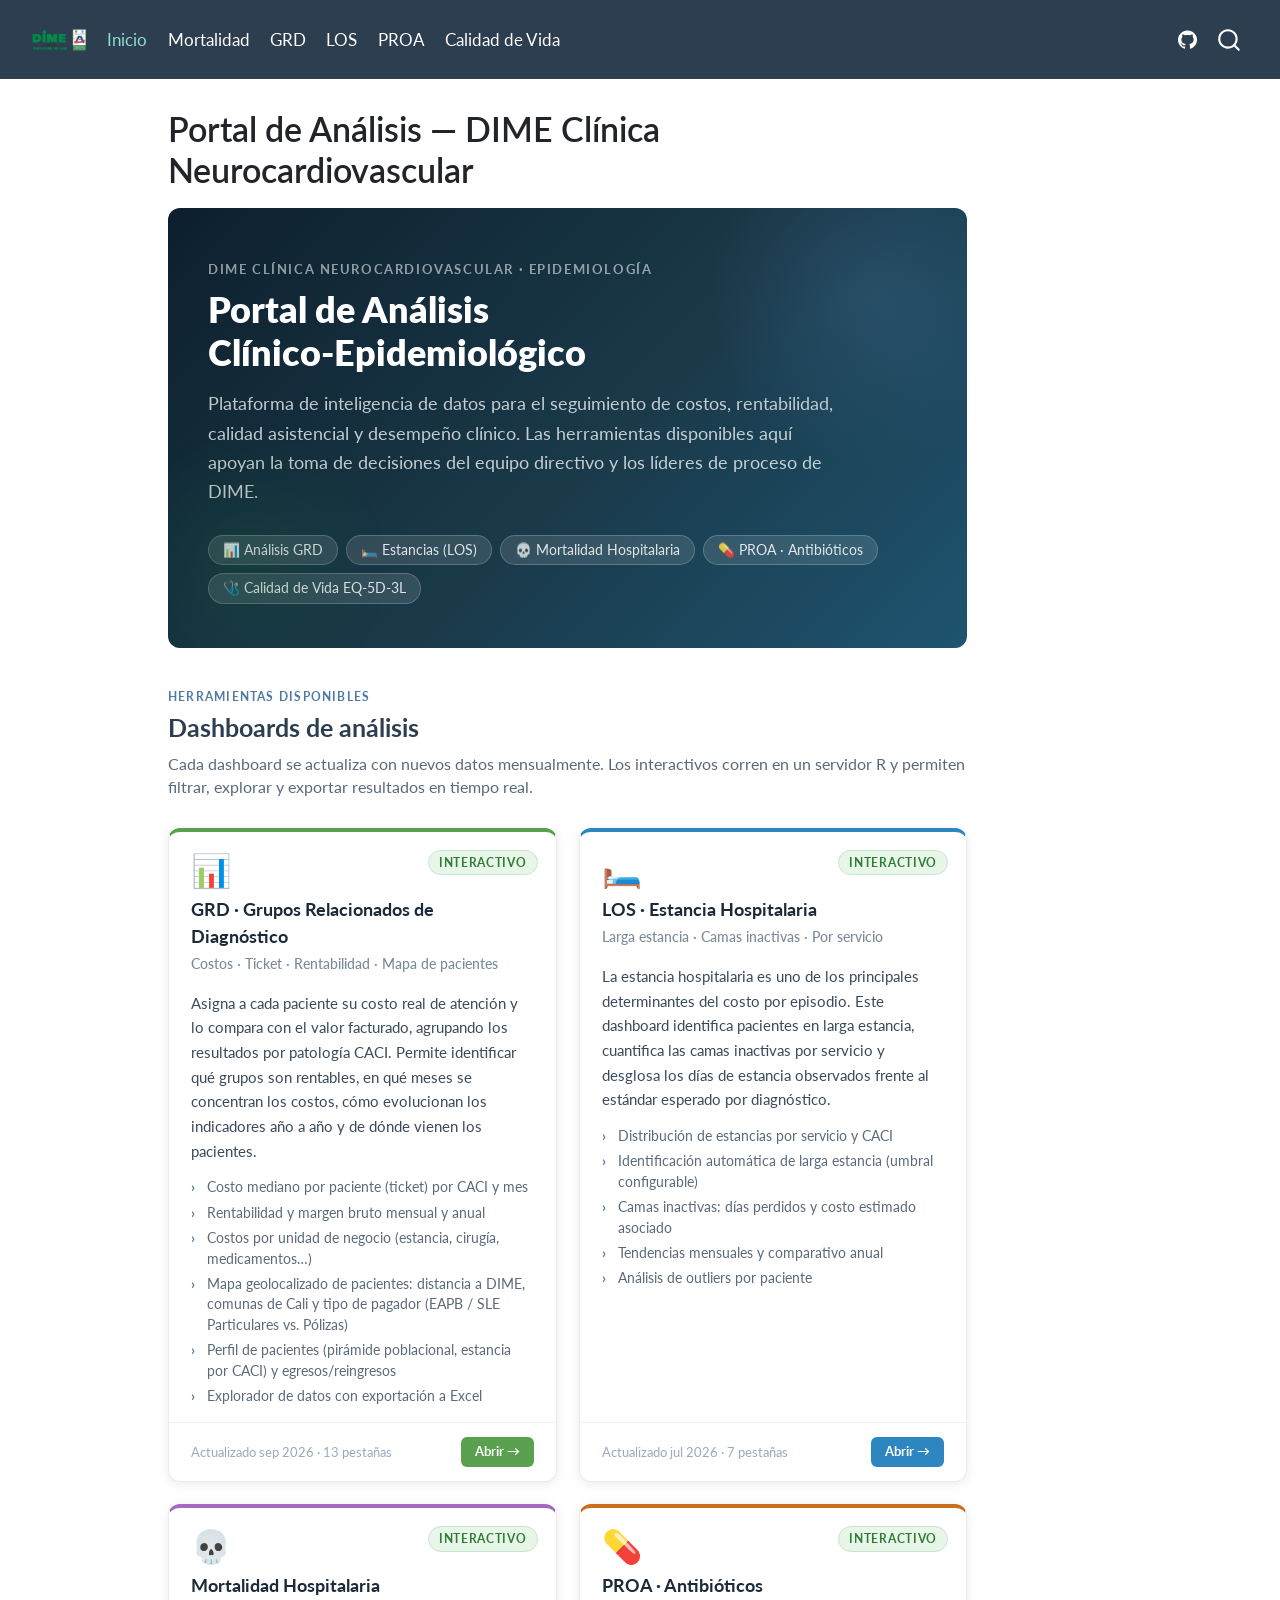
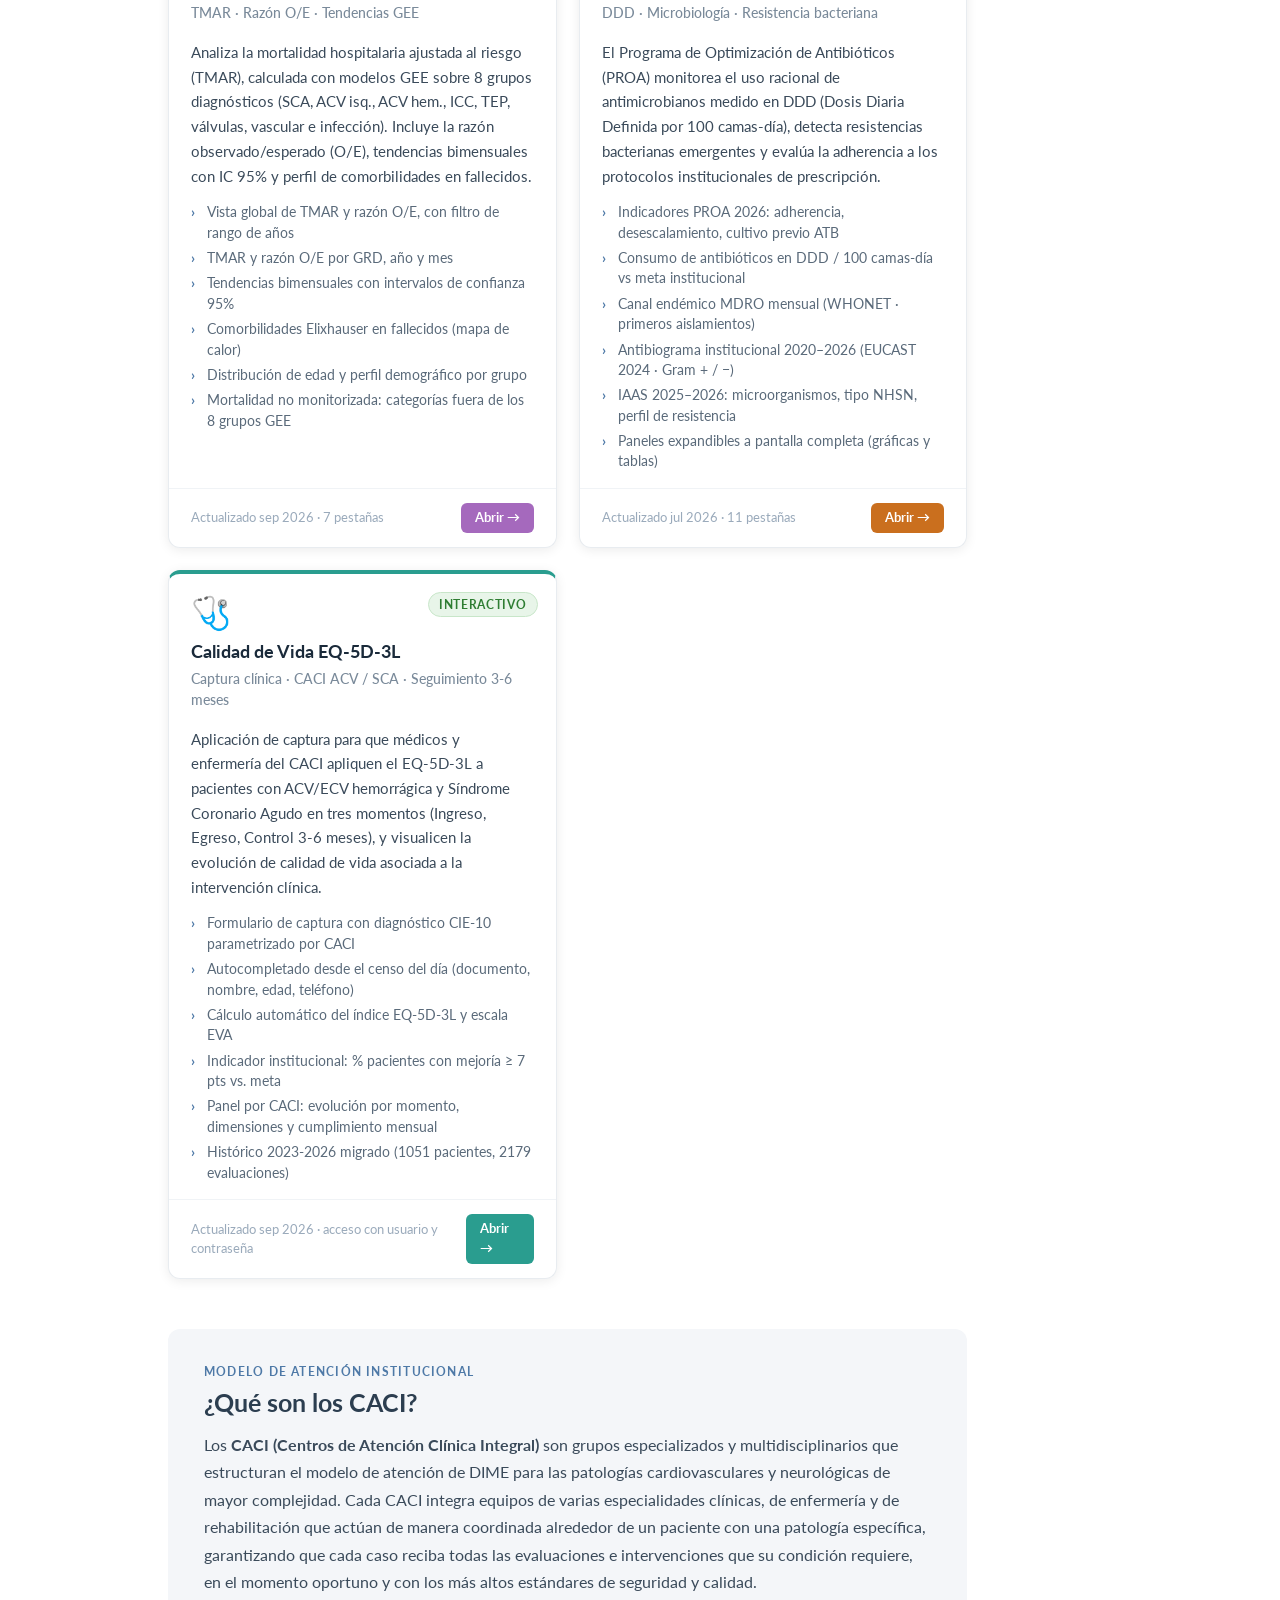
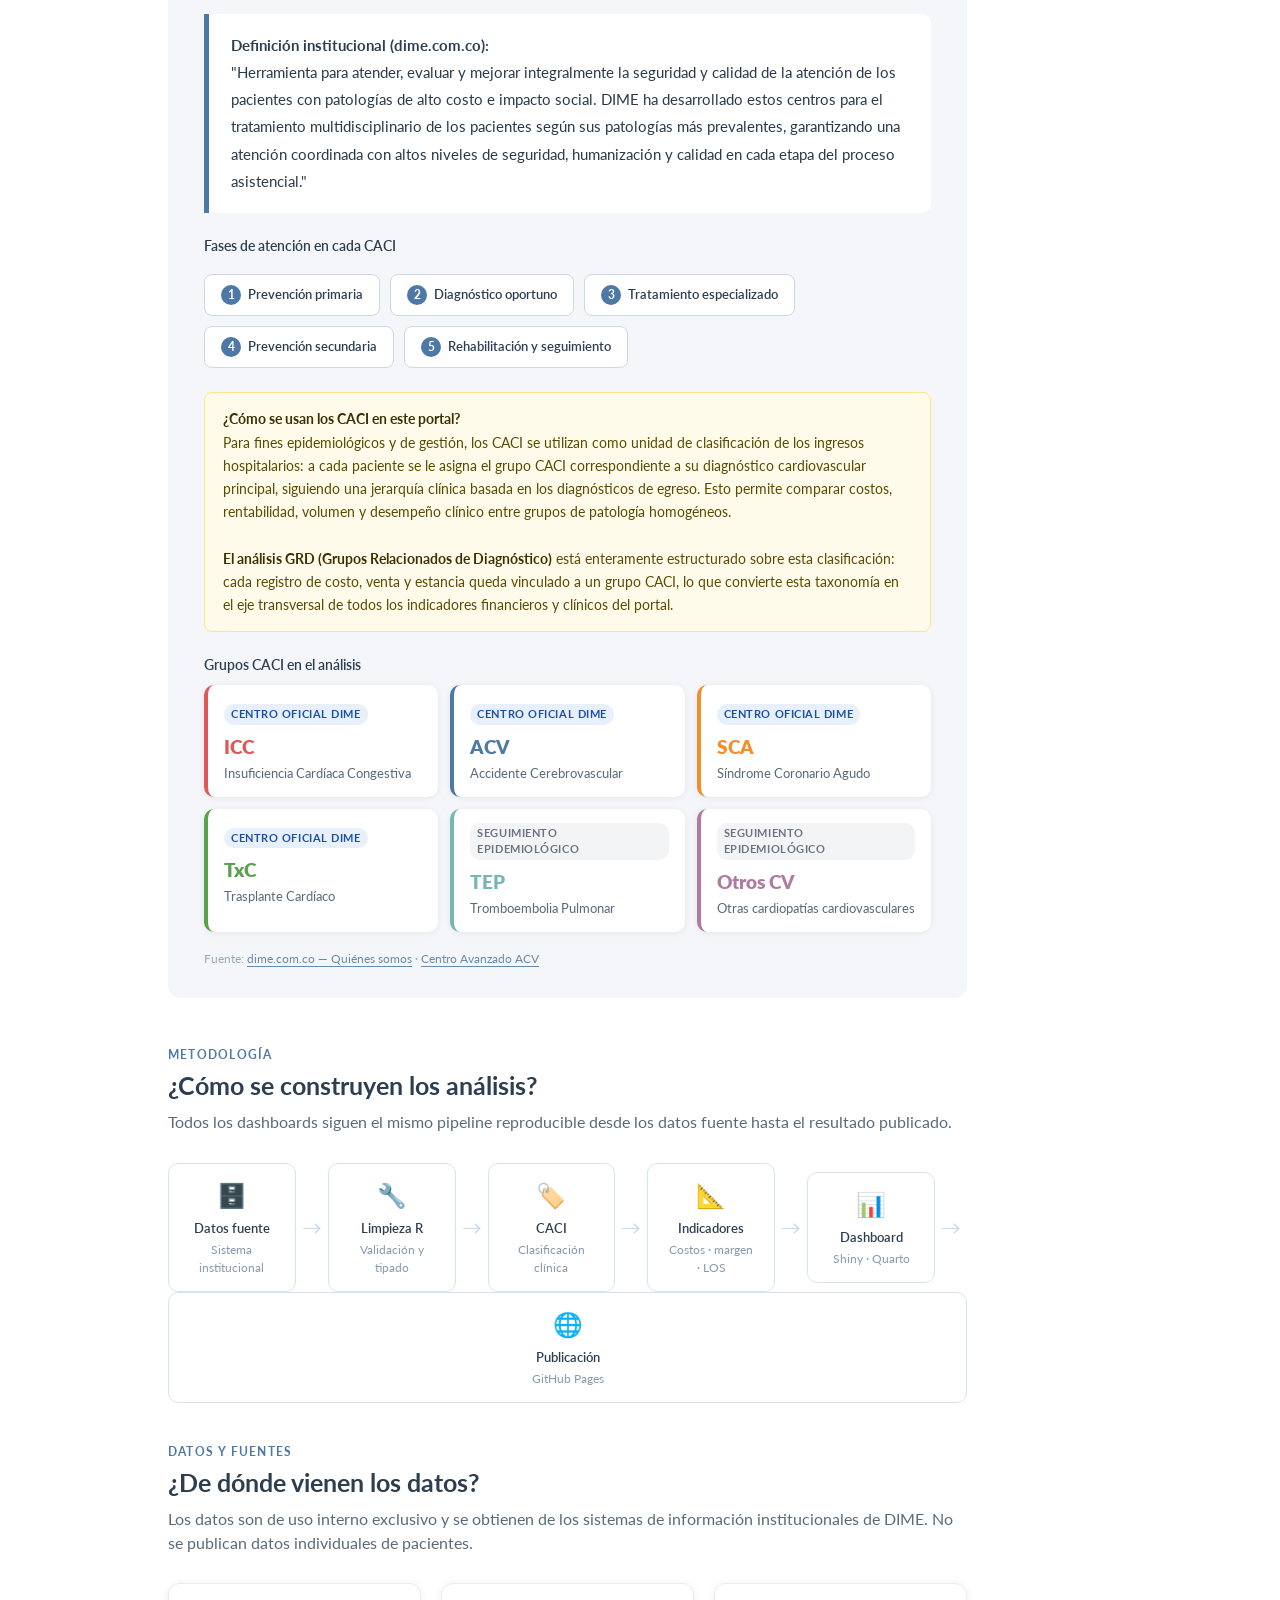
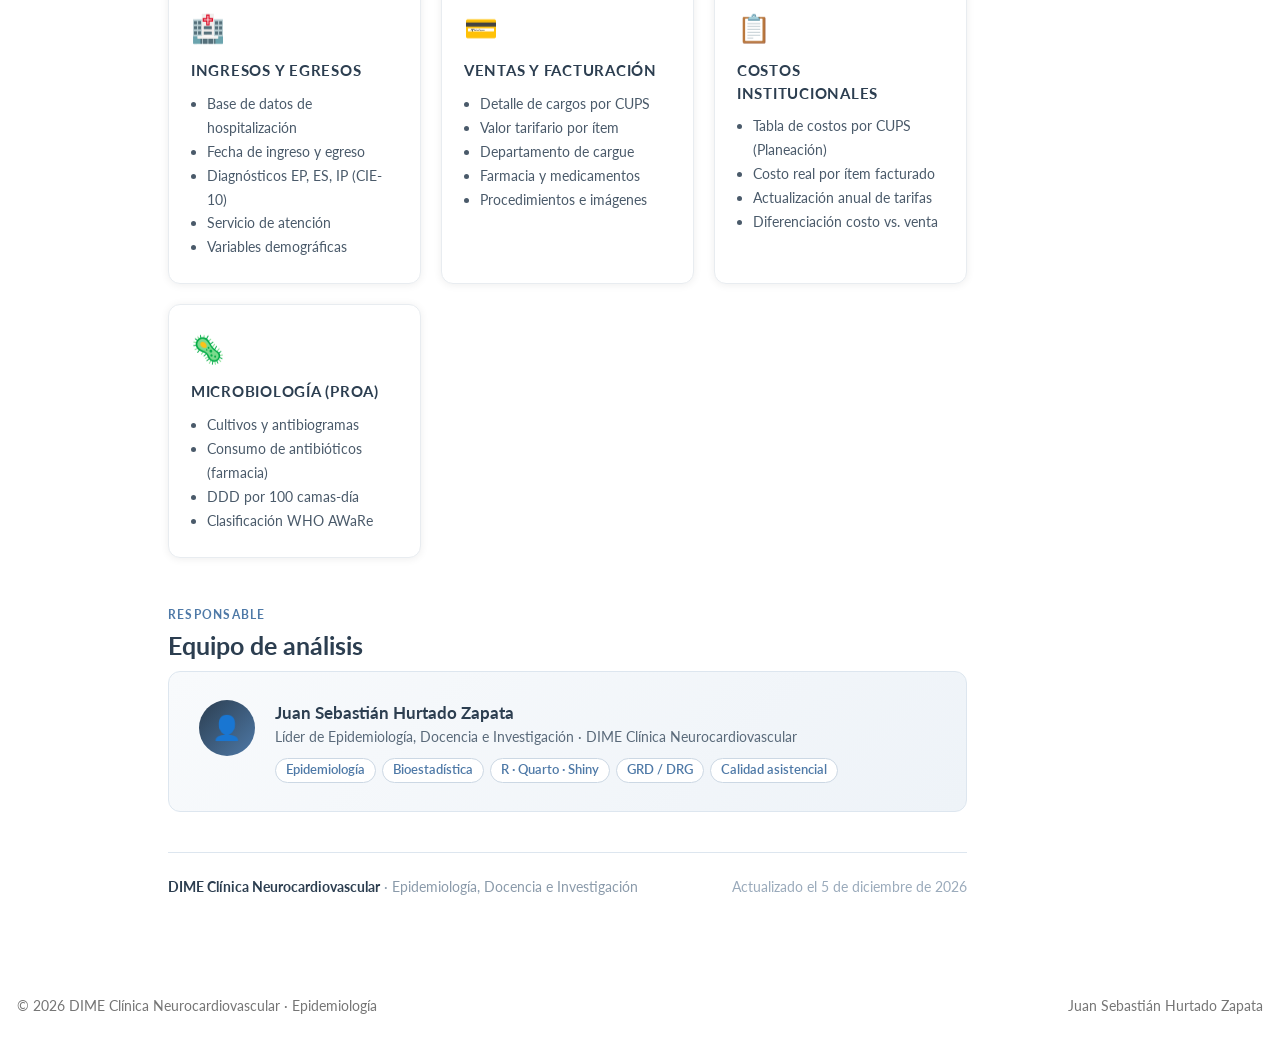
<file: docs/index.html>
<!DOCTYPE html>
<html xmlns="http://www.w3.org/1999/xhtml" lang="es" xml:lang="es"><head>

<meta charset="utf-8">
<meta name="generator" content="quarto-1.9.37">

<meta name="viewport" content="width=device-width, initial-scale=1.0, user-scalable=yes">


<title>Portal de Análisis — DIME Clínica Neurocardiovascular – DIME · Epidemiología</title>
<style>
/* Default styles provided by pandoc.
** See https://pandoc.org/MANUAL.html#variables-for-html for config info.
*/
code{white-space: pre-wrap;}
span.smallcaps{font-variant: small-caps;}
div.columns{display: flex; gap: min(4vw, 1.5em);}
div.column{flex: auto; overflow-x: auto;}
div.hanging-indent{margin-left: 1.5em; text-indent: -1.5em;}
ul.task-list{list-style: none;}
ul.task-list li input[type="checkbox"] {
  width: 0.8em;
  margin: 0 0.8em 0.2em -1em; /* quarto-specific, see https://github.com/quarto-dev/quarto-cli/issues/4556 */ 
  vertical-align: middle;
}
</style>


<script src="site_libs/quarto-nav/quarto-nav.js"></script>
<script src="site_libs/quarto-nav/headroom.min.js"></script>
<script src="site_libs/clipboard/clipboard.min.js"></script>
<script src="site_libs/quarto-search/autocomplete.umd.js"></script>
<script src="site_libs/quarto-search/fuse.min.js"></script>
<script src="site_libs/quarto-search/quarto-search.js"></script>
<meta name="quarto:offset" content="./">
<link href="./images/DIME_logo.png" rel="icon" type="image/png">
<script src="site_libs/quarto-html/quarto.js" type="module"></script>
<script src="site_libs/quarto-html/tabsets/tabsets.js" type="module"></script>
<script src="site_libs/quarto-html/popper.min.js"></script>
<script src="site_libs/quarto-html/tippy.umd.min.js"></script>
<script src="site_libs/quarto-html/anchor.min.js"></script>
<link href="site_libs/quarto-html/tippy.css" rel="stylesheet">
<link href="site_libs/quarto-html/quarto-syntax-highlighting-7f8f88aac4f3542376d5c11b86a4c14d.css" rel="stylesheet" id="quarto-text-highlighting-styles">
<script src="site_libs/bootstrap/bootstrap.min.js"></script>
<link href="site_libs/bootstrap/bootstrap-icons.css" rel="stylesheet">
<link href="site_libs/bootstrap/bootstrap-06457a13a7a73d81d92b84c1a027c360.min.css" rel="stylesheet" append-hash="true" id="quarto-bootstrap" data-mode="light">
<script id="quarto-search-options" type="application/json">{
  "location": "navbar",
  "copy-button": false,
  "collapse-after": 3,
  "panel-placement": "end",
  "type": "overlay",
  "limit": 50,
  "keyboard-shortcut": [
    "f",
    "/",
    "s"
  ],
  "show-item-context": false,
  "language": {
    "search-no-results-text": "No se han encontrado resultados",
    "search-matching-documents-text": "documentos encontrados",
    "search-copy-link-title": "Copiar el enlace en la búsqueda",
    "search-hide-matches-text": "Ocultar resultados adicionales",
    "search-more-match-text": "resultado adicional en este documento",
    "search-more-matches-text": "resultados adicionales en este documento",
    "search-clear-button-title": "Borrar",
    "search-text-placeholder": "",
    "search-detached-cancel-button-title": "Cancelar",
    "search-submit-button-title": "Enviar",
    "search-label": "Buscar"
  }
}</script>


</head>

<body class="nav-fixed quarto-light">

<div id="quarto-search-results"></div>
  <header id="quarto-header" class="headroom fixed-top">
    <nav class="navbar navbar-expand-lg " data-bs-theme="dark">
      <div class="navbar-container container-fluid">
      <div class="navbar-brand-container mx-auto">
    <a href="./index.html" class="navbar-brand navbar-brand-logo">
    <img src="./images/DIME_logo.png" alt="DIME" class="navbar-logo light-content">
    <img src="./images/DIME_logo.png" alt="DIME" class="navbar-logo dark-content">
    </a>
  </div>
            <div id="quarto-search" class="" title="Buscar"></div>
          <button class="navbar-toggler" type="button" data-bs-toggle="collapse" data-bs-target="#navbarCollapse" aria-controls="navbarCollapse" role="menu" aria-expanded="false" aria-label="Navegación de palanca" onclick="if (window.quartoToggleHeadroom) { window.quartoToggleHeadroom(); }">
  <span class="navbar-toggler-icon"></span>
</button>
          <div class="collapse navbar-collapse" id="navbarCollapse">
            <ul class="navbar-nav navbar-nav-scroll me-auto">
  <li class="nav-item">
    <a class="nav-link active" href="./index.html" aria-current="page"> 
<span class="menu-text">Inicio</span></a>
  </li>  
  <li class="nav-item">
    <a class="nav-link" href="https://8cq8ch-juan0sebastian-hurtado0zapata.shinyapps.io/mortalidad-dime/" target="_blank"> 
<span class="menu-text">Mortalidad</span></a>
  </li>  
  <li class="nav-item">
    <a class="nav-link" href="https://8cq8ch-juan0sebastian-hurtado0zapata.shinyapps.io/grd-dime/" target="_blank"> 
<span class="menu-text">GRD</span></a>
  </li>  
  <li class="nav-item">
    <a class="nav-link" href="https://8cq8ch-juan0sebastian-hurtado0zapata.shinyapps.io/los-dime/" target="_blank"> 
<span class="menu-text">LOS</span></a>
  </li>  
  <li class="nav-item">
    <a class="nav-link" href="https://8cq8ch-juan0sebastian-hurtado0zapata.shinyapps.io/antibiotic_analysis/" target="_blank"> 
<span class="menu-text">PROA</span></a>
  </li>  
  <li class="nav-item">
    <a class="nav-link" href="https://caci-acv-dime.shinyapps.io/calidad_vida_eq5d/" target="_blank"> 
<span class="menu-text">Calidad de Vida</span></a>
  </li>  
</ul>
            <ul class="navbar-nav navbar-nav-scroll ms-auto">
  <li class="nav-item compact">
    <a class="nav-link" href="https://github.com/juanse0222/DRG_DIME_Clinica_Neurocardiovascular"> <i class="bi bi-github" role="img">
</i> 
<span class="menu-text"></span></a>
  </li>  
</ul>
          </div> <!-- /navcollapse -->
            <div class="quarto-navbar-tools">
</div>
      </div> <!-- /container-fluid -->
    </nav>
</header>
<!-- content -->
<div id="quarto-content" class="quarto-container page-columns page-rows-contents page-layout-article page-navbar">
<!-- sidebar -->
<!-- margin-sidebar -->
    <div id="quarto-margin-sidebar" class="sidebar margin-sidebar zindex-bottom">
        
    </div>
<!-- main -->
<main class="content" id="quarto-document-content">

<header id="title-block-header" class="quarto-title-block default">
<div class="quarto-title">
<h1 class="title">Portal de Análisis — DIME Clínica Neurocardiovascular</h1>
</div>



<div class="quarto-title-meta">

    
  
    
  </div>
  


</header>


<!-- ══════════════════════════════════════════════════════════════════════════
     ESTILOS GLOBALES
═══════════════════════════════════════════════════════════════════════════ -->
<style>
/* ── Variables de color DIME ─────────────────────────────────────────── */
:root {
  --dime-navy:   #1a2a3a;
  --dime-teal:   #2C3E50;
  --dime-blue:   #4E79A7;
  --dime-green:  #1a6b3a;
  --dime-purple: #6C3483;
  --dime-orange: #784212;
  --dime-brown:  #1B4F72;
  --dime-light:  #f4f6f9;
  --radius:      12px;
}

/* ── Hero ────────────────────────────────────────────────────────────── */
.hero-banner {
  background: linear-gradient(135deg, #0d1f2d 0%, #1a3a4a 55%, #1e5470 100%);
  border-radius: var(--radius);
  padding: 52px 40px 44px;
  margin: 0 0 40px;
  position: relative;
  overflow: hidden;
  color: white;
}
.hero-banner::before {
  content: "";
  position: absolute;
  top: -80px; right: -80px;
  width: 340px; height: 340px;
  background: radial-gradient(circle, rgba(78,121,167,.25) 0%, transparent 70%);
  pointer-events: none;
}
.hero-banner::after {
  content: "";
  position: absolute;
  bottom: -60px; left: -60px;
  width: 280px; height: 280px;
  background: radial-gradient(circle, rgba(26,107,58,.2) 0%, transparent 70%);
  pointer-events: none;
}
.hero-eyebrow {
  font-size: .78rem;
  font-weight: 700;
  letter-spacing: .12em;
  text-transform: uppercase;
  color: rgba(255,255,255,.55);
  margin-bottom: 10px;
}
.hero-title {
  font-size: 2.1rem;
  font-weight: 800;
  line-height: 1.2;
  margin: 0 0 14px;
  color: white;
}
.hero-sub {
  font-size: 1.05rem;
  color: rgba(255,255,255,.75);
  max-width: 640px;
  line-height: 1.65;
  margin: 0 0 28px;
}
.hero-tags { display: flex; flex-wrap: wrap; gap: 8px; }
.hero-tag {
  background: rgba(255,255,255,.12);
  border: 1px solid rgba(255,255,255,.2);
  border-radius: 20px;
  padding: 4px 14px;
  font-size: .8rem;
  color: rgba(255,255,255,.85);
  backdrop-filter: blur(4px);
}

/* ── Sección de título ───────────────────────────────────────────────── */
.section-label {
  font-size: .72rem;
  font-weight: 700;
  letter-spacing: .1em;
  text-transform: uppercase;
  color: var(--dime-blue);
  margin-bottom: 4px;
}
.section-title {
  font-size: 1.45rem;
  font-weight: 700;
  color: var(--dime-teal);
  margin: 0 0 6px;
}
.section-sub {
  font-size: .92rem;
  color: #5a6a7a;
  margin: 0 0 28px;
}

/* ── Cards de dashboard ──────────────────────────────────────────────── */
.dash-grid {
  display: grid;
  grid-template-columns: repeat(auto-fill, minmax(300px, 1fr));
  gap: 22px;
  margin-bottom: 50px;
}
.dash-card {
  background: white;
  border-radius: var(--radius);
  overflow: hidden;
  box-shadow: 0 2px 12px rgba(0,0,0,.08);
  border: 1px solid #e8ecf0;
  display: flex;
  flex-direction: column;
  transition: transform .18s, box-shadow .18s;
  text-decoration: none !important;
  color: inherit !important;
}
.dash-card:hover {
  transform: translateY(-4px);
  box-shadow: 0 8px 28px rgba(0,0,0,.13);
  text-decoration: none !important;
}
.dash-card-header {
  padding: 22px 22px 16px;
  position: relative;
}
.dash-card-icon {
  font-size: 1.9rem;
  display: block;
  margin-bottom: 10px;
  line-height: 1;
}
.dash-card-badge {
  position: absolute;
  top: 18px; right: 18px;
  font-size: .68rem;
  font-weight: 700;
  letter-spacing: .06em;
  text-transform: uppercase;
  padding: 3px 10px;
  border-radius: 20px;
}
.badge-live   { background: #e8f5e9; color: #2e7d32; border: 1px solid #c8e6c9; }
.badge-static { background: #fff3e0; color: #e65100; border: 1px solid #ffe0b2; }
.dash-card-title {
  font-size: 1.05rem;
  font-weight: 700;
  color: #1a2a3a;
  margin: 0 0 4px;
}
.dash-card-short {
  font-size: .82rem;
  color: #7a8a9a;
  font-weight: 500;
  margin: 0;
}
.dash-card-body {
  padding: 0 22px 16px;
  flex: 1;
}
.dash-card-desc {
  font-size: .88rem;
  color: #3a4a5a;
  line-height: 1.65;
  margin: 0 0 14px;
}
.dash-card-features {
  list-style: none;
  padding: 0; margin: 0;
  display: flex;
  flex-direction: column;
  gap: 5px;
}
.dash-card-features li {
  font-size: .8rem;
  color: #5a6a7a;
  padding-left: 16px;
  position: relative;
}
.dash-card-features li::before {
  content: "›";
  position: absolute;
  left: 0;
  color: var(--dime-blue);
  font-weight: 700;
}
.dash-card-footer {
  padding: 14px 22px;
  border-top: 1px solid #f0f3f6;
  display: flex;
  align-items: center;
  justify-content: space-between;
}
.dash-card-update {
  font-size: .75rem;
  color: #9aaabb;
}
.dash-card-btn {
  font-size: .78rem;
  font-weight: 700;
  padding: 5px 14px;
  border-radius: 6px;
  color: white !important;
  text-decoration: none !important;
  transition: opacity .15s;
}
.dash-card-btn:hover { opacity: .88; text-decoration: none !important; }

/* ── Barra de acento superior de cada card ───────────────────────────── */
.accent-grd    { border-top: 4px solid #59A14F; }
.accent-mort   { border-top: 4px solid #A569BD; }
.accent-proa   { border-top: 4px solid #CA6F1E; }
.accent-los    { border-top: 4px solid #2E86C1; }
.accent-cv     { border-top: 4px solid #2A9D8F; }

/* ── CACI section ────────────────────────────────────────────────────── */
.caci-section {
  background: var(--dime-light);
  border-radius: var(--radius);
  padding: 34px 36px 30px;
  margin-bottom: 48px;
}
.caci-def-box {
  background: white;
  border-left: 5px solid var(--dime-blue);
  border-radius: 0 10px 10px 0;
  padding: 18px 22px;
  margin: 18px 0 22px;
  font-size: .91rem;
  color: #2a3a4a;
  line-height: 1.75;
}
.caci-def-box strong { color: var(--dime-teal); }
.caci-phases {
  display: flex;
  gap: 10px;
  flex-wrap: wrap;
  margin: 18px 0 24px;
}
.caci-phase {
  background: white;
  border-radius: 8px;
  padding: 10px 16px;
  font-size: .78rem;
  color: var(--dime-teal);
  font-weight: 600;
  border: 1px solid #ccd8e6;
  display: flex;
  align-items: center;
  gap: 7px;
}
.caci-phase-num {
  background: var(--dime-blue);
  color: white;
  border-radius: 50%;
  width: 20px; height: 20px;
  display: flex; align-items: center; justify-content: center;
  font-size: .7rem;
  font-weight: 700;
  flex-shrink: 0;
}
.caci-note {
  background: #fffbeb;
  border: 1px solid #fde68a;
  border-radius: 8px;
  padding: 14px 18px;
  font-size: .83rem;
  color: #5a4a00;
  line-height: 1.65;
  margin: 0 0 22px;
}
.caci-note strong { color: #3d3000; }
.caci-grid {
  display: grid;
  grid-template-columns: repeat(auto-fill, minmax(190px, 1fr));
  gap: 12px;
  margin-top: 4px;
}
.caci-card {
  background: white;
  border-radius: 10px;
  padding: 14px 16px;
  box-shadow: 0 1px 6px rgba(0,0,0,.07);
  border-left: 4px solid transparent;
}
.caci-card-badge {
  font-size: .65rem;
  font-weight: 700;
  letter-spacing: .05em;
  text-transform: uppercase;
  padding: 2px 7px;
  border-radius: 10px;
  margin-bottom: 8px;
  display: inline-block;
}
.badge-oficial { background: #e8f0fe; color: #1a4fa8; }
.badge-ampliado { background: #f3f4f6; color: #6b7280; }
.caci-code {
  font-size: 1.1rem;
  font-weight: 800;
  margin-bottom: 3px;
}
.caci-name {
  font-size: .79rem;
  color: #5a6a7a;
  line-height: 1.4;
}
.caci-source {
  font-size: .72rem;
  color: #9aaabb;
  margin-top: 18px;
}

/* ── Info columns ────────────────────────────────────────────────────── */
.info-grid {
  display: grid;
  grid-template-columns: repeat(auto-fill, minmax(220px, 1fr));
  gap: 20px;
  margin-bottom: 48px;
}
.info-card {
  background: white;
  border-radius: var(--radius);
  padding: 24px 22px;
  box-shadow: 0 1px 8px rgba(0,0,0,.07);
  border: 1px solid #e8ecf0;
}
.info-card-icon {
  font-size: 1.6rem;
  margin-bottom: 10px;
  display: block;
}
.info-card-title {
  font-size: .88rem;
  font-weight: 700;
  color: var(--dime-teal);
  margin: 0 0 10px;
  text-transform: uppercase;
  letter-spacing: .05em;
}
.info-card ul {
  padding-left: 16px;
  margin: 0;
  font-size: .83rem;
  color: #4a5a6a;
  line-height: 1.7;
}

/* ── Pipeline ────────────────────────────────────────────────────────── */
.pipeline {
  display: flex;
  align-items: center;
  flex-wrap: wrap;
  gap: 0;
  margin: 20px 0 40px;
}
.pipe-step {
  background: white;
  border: 1px solid #d8e2ec;
  border-radius: 10px;
  padding: 14px 18px;
  text-align: center;
  flex: 1;
  min-width: 120px;
}
.pipe-step-icon { font-size: 1.4rem; display: block; margin-bottom: 5px; }
.pipe-step-label { font-size: .78rem; font-weight: 600; color: var(--dime-teal); }
.pipe-step-sub   { font-size: .72rem; color: #8a9aaa; margin-top: 2px; }
.pipe-arrow {
  font-size: 1.2rem;
  color: #c8d8e8;
  padding: 0 6px;
  flex-shrink: 0;
}

/* ── Author card ─────────────────────────────────────────────────────── */
.author-card {
  background: linear-gradient(135deg, #f8fafc 0%, #eef3f8 100%);
  border: 1px solid #dde6ef;
  border-radius: var(--radius);
  padding: 28px 30px;
  display: flex;
  align-items: flex-start;
  gap: 20px;
  margin-bottom: 40px;
}
.author-avatar {
  width: 56px; height: 56px;
  background: linear-gradient(135deg, var(--dime-teal), var(--dime-blue));
  border-radius: 50%;
  display: flex;
  align-items: center;
  justify-content: center;
  font-size: 1.4rem;
  flex-shrink: 0;
}
.author-name { font-size: 1rem; font-weight: 700; color: var(--dime-teal); margin: 0 0 2px; }
.author-role { font-size: .82rem; color: #5a6a7a; margin: 0 0 10px; }
.author-tags { display: flex; flex-wrap: wrap; gap: 6px; }
.author-tag {
  background: white;
  border: 1px solid #ccd8e4;
  border-radius: 14px;
  padding: 2px 10px;
  font-size: .74rem;
  color: var(--dime-blue);
  font-weight: 600;
}

/* ── Footer ──────────────────────────────────────────────────────────── */
.portal-footer {
  border-top: 1px solid #dde6ef;
  padding: 24px 0 8px;
  display: flex;
  align-items: center;
  justify-content: space-between;
  flex-wrap: wrap;
  gap: 10px;
  font-size: .8rem;
  color: #8a9aaa;
}
.portal-footer strong { color: var(--dime-teal); }

/* ── Responsive ──────────────────────────────────────────────────────── */
@media (max-width: 640px) {
  .hero-title { font-size: 1.6rem; }
  .hero-banner { padding: 36px 22px 30px; }
  .pipeline { flex-direction: column; align-items: stretch; }
  .pipe-arrow { transform: rotate(90deg); text-align: center; }
  .author-card { flex-direction: column; }
}
</style>


<!-- ══════════════════════════════════════════════════════════════════════════
     HERO
═══════════════════════════════════════════════════════════════════════════ -->
<div class="hero-banner">
  <div class="hero-eyebrow">DIME Clínica Neurocardiovascular · Epidemiología</div>
  <h1 class="hero-title">Portal de Análisis<br>Clínico-Epidemiológico</h1>
  <p class="hero-sub">
    Plataforma de inteligencia de datos para el seguimiento de costos, rentabilidad,
    calidad asistencial y desempeño clínico. Las herramientas disponibles aquí apoyan
    la toma de decisiones del equipo directivo y los líderes de proceso de DIME.
  </p>
  <div class="hero-tags">
    <span class="hero-tag">📊 Análisis GRD</span>
    <span class="hero-tag">🛏️ Estancias (LOS)</span>
    <span class="hero-tag">💀 Mortalidad Hospitalaria</span>
    <span class="hero-tag">💊 PROA · Antibióticos</span>
    <span class="hero-tag">🩺 Calidad de Vida EQ-5D-3L</span>
  </div>
</div>


<!-- ══════════════════════════════════════════════════════════════════════════
     DASHBOARDS
═══════════════════════════════════════════════════════════════════════════ -->
<div class="section-label">Herramientas disponibles</div>
<div class="section-title">Dashboards de análisis</div>
<p class="section-sub">
  Cada dashboard se actualiza con nuevos datos mensualmente. Los interactivos
  corren en un servidor R y permiten filtrar, explorar y exportar resultados en tiempo real.
</p>

<div class="dash-grid">

  <!-- GRD -->
  <a class="dash-card accent-grd" href="https://8cq8ch-juan0sebastian-hurtado0zapata.shinyapps.io/grd-dime/" target="_blank">
    <div class="dash-card-header">
      <span class="dash-card-icon">📊</span>
      <span class="dash-card-badge badge-live">Interactivo</span>
      <div class="dash-card-title">GRD · Grupos Relacionados de Diagnóstico</div>
      <div class="dash-card-short">Costos · Ticket · Rentabilidad · Mapa de pacientes</div>
    </div>
    <div class="dash-card-body">
      <p class="dash-card-desc">
        Asigna a cada paciente su costo real de atención y lo compara con el valor
        facturado, agrupando los resultados por patología CACI. Permite identificar
        qué grupos son rentables, en qué meses se concentran los costos, cómo
        evolucionan los indicadores año a año y de dónde vienen los pacientes.
      </p>
      <ul class="dash-card-features">
        <li>Costo mediano por paciente (ticket) por CACI y mes</li>
        <li>Rentabilidad y margen bruto mensual y anual</li>
        <li>Costos por unidad de negocio (estancia, cirugía, medicamentos…)</li>
        <li>Mapa geolocalizado de pacientes: distancia a DIME, comunas de Cali y tipo de pagador (EAPB / SLE Particulares vs. Pólizas)</li>
        <li>Perfil de pacientes (pirámide poblacional, estancia por CACI) y egresos/reingresos</li>
        <li>Explorador de datos con exportación a Excel</li>
      </ul>
    </div>
    <div class="dash-card-footer">
      <span class="dash-card-update">Actualizado sep 2026 · 13 pestañas</span>
      <span class="dash-card-btn" style="background:#59A14F;">Abrir →</span>
    </div>
  </a>

  <!-- LOS -->
  <a class="dash-card accent-los" href="https://8cq8ch-juan0sebastian-hurtado0zapata.shinyapps.io/los-dime/" target="_blank">
    <div class="dash-card-header">
      <span class="dash-card-icon">🛏️</span>
      <span class="dash-card-badge badge-live">Interactivo</span>
      <div class="dash-card-title">LOS · Estancia Hospitalaria</div>
      <div class="dash-card-short">Larga estancia · Camas inactivas · Por servicio</div>
    </div>
    <div class="dash-card-body">
      <p class="dash-card-desc">
        La estancia hospitalaria es uno de los principales determinantes del costo
        por episodio. Este dashboard identifica pacientes en larga estancia,
        cuantifica las camas inactivas por servicio y desglosa los días de estancia
        observados frente al estándar esperado por diagnóstico.
      </p>
      <ul class="dash-card-features">
        <li>Distribución de estancias por servicio y CACI</li>
        <li>Identificación automática de larga estancia (umbral configurable)</li>
        <li>Camas inactivas: días perdidos y costo estimado asociado</li>
        <li>Tendencias mensuales y comparativo anual</li>
        <li>Análisis de outliers por paciente</li>
      </ul>
    </div>
    <div class="dash-card-footer">
      <span class="dash-card-update">Actualizado jul 2026 · 7 pestañas</span>
      <span class="dash-card-btn" style="background:#2E86C1;">Abrir →</span>
    </div>
  </a>

  <!-- Mortalidad -->
  <a class="dash-card accent-mort" href="https://8cq8ch-juan0sebastian-hurtado0zapata.shinyapps.io/mortalidad-dime/" target="_blank">
    <div class="dash-card-header">
      <span class="dash-card-icon">💀</span>
      <span class="dash-card-badge badge-live">Interactivo</span>
      <div class="dash-card-title">Mortalidad Hospitalaria</div>
      <div class="dash-card-short">TMAR · Razón O/E · Tendencias GEE</div>
    </div>
    <div class="dash-card-body">
      <p class="dash-card-desc">
        Analiza la mortalidad hospitalaria ajustada al riesgo (TMAR), calculada con
        modelos GEE sobre 8 grupos diagnósticos (SCA, ACV isq., ACV hem., ICC, TEP,
        válvulas, vascular e infección). Incluye la razón observado/esperado (O/E),
        tendencias bimensuales con IC 95% y perfil de comorbilidades en fallecidos.
      </p>
      <ul class="dash-card-features">
        <li>Vista global de TMAR y razón O/E, con filtro de rango de años</li>
        <li>TMAR y razón O/E por GRD, año y mes</li>
        <li>Tendencias bimensuales con intervalos de confianza 95%</li>
        <li>Comorbilidades Elixhauser en fallecidos (mapa de calor)</li>
        <li>Distribución de edad y perfil demográfico por grupo</li>
        <li>Mortalidad no monitorizada: categorías fuera de los 8 grupos GEE</li>
      </ul>
    </div>
    <div class="dash-card-footer">
      <span class="dash-card-update">Actualizado sep 2026 · 7 pestañas</span>
      <span class="dash-card-btn" style="background:#A569BD;">Abrir →</span>
    </div>
  </a>

  <!-- PROA -->
  <a class="dash-card accent-proa" href="https://8cq8ch-juan0sebastian-hurtado0zapata.shinyapps.io/antibiotic_analysis/" target="_blank">
    <div class="dash-card-header">
      <span class="dash-card-icon">💊</span>
      <span class="dash-card-badge badge-live">Interactivo</span>
      <div class="dash-card-title">PROA · Antibióticos</div>
      <div class="dash-card-short">DDD · Microbiología · Resistencia bacteriana</div>
    </div>
    <div class="dash-card-body">
      <p class="dash-card-desc">
        El Programa de Optimización de Antibióticos (PROA) monitorea el uso racional
        de antimicrobianos medido en DDD (Dosis Diaria Definida por 100 camas-día),
        detecta resistencias bacterianas emergentes y evalúa la adherencia a los
        protocolos institucionales de prescripción.
      </p>
      <ul class="dash-card-features">
        <li>Indicadores PROA 2026: adherencia, desescalamiento, cultivo previo ATB</li>
        <li>Consumo de antibióticos en DDD / 100 camas-día vs meta institucional</li>
        <li>Canal endémico MDRO mensual (WHONET · primeros aislamientos)</li>
        <li>Antibiograma institucional 2020–2026 (EUCAST 2024 · Gram + / −)</li>
        <li>IAAS 2025–2026: microorganismos, tipo NHSN, perfil de resistencia</li>
        <li>Paneles expandibles a pantalla completa (gráficas y tablas)</li>
      </ul>
    </div>
    <div class="dash-card-footer">
      <span class="dash-card-update">Actualizado jul 2026 · 11 pestañas</span>
      <span class="dash-card-btn" style="background:#CA6F1E;">Abrir →</span>
    </div>
  </a>

  <!-- Calidad de Vida EQ-5D-3L -->
  <a class="dash-card accent-cv" href="https://caci-acv-dime.shinyapps.io/calidad_vida_eq5d/" target="_blank">
    <div class="dash-card-header">
      <span class="dash-card-icon">🩺</span>
      <span class="dash-card-badge badge-live">Interactivo</span>
      <div class="dash-card-title">Calidad de Vida EQ-5D-3L</div>
      <div class="dash-card-short">Captura clínica · CACI ACV / SCA · Seguimiento 3-6 meses</div>
    </div>
    <div class="dash-card-body">
      <p class="dash-card-desc">
        Aplicación de captura para que médicos y enfermería del CACI apliquen el
        EQ-5D-3L a pacientes con ACV/ECV hemorrágica y Síndrome Coronario Agudo en
        tres momentos (Ingreso, Egreso, Control 3-6 meses), y visualicen la evolución
        de calidad de vida asociada a la intervención clínica.
      </p>
      <ul class="dash-card-features">
        <li>Formulario de captura con diagnóstico CIE-10 parametrizado por CACI</li>
        <li>Autocompletado desde el censo del día (documento, nombre, edad, teléfono)</li>
        <li>Cálculo automático del índice EQ-5D-3L y escala EVA</li>
        <li>Indicador institucional: % pacientes con mejoría ≥ 7 pts vs. meta</li>
        <li>Panel por CACI: evolución por momento, dimensiones y cumplimiento mensual</li>
        <li>Histórico 2023-2026 migrado (1051 pacientes, 2179 evaluaciones)</li>
      </ul>
    </div>
    <div class="dash-card-footer">
      <span class="dash-card-update">Actualizado sep 2026 · acceso con usuario y contraseña</span>
      <span class="dash-card-btn" style="background:#2A9D8F;">Abrir →</span>
    </div>
  </a>

</div>


<!-- ══════════════════════════════════════════════════════════════════════════
     CACI
═══════════════════════════════════════════════════════════════════════════ -->
<div class="caci-section">
  <div class="section-label">Modelo de atención institucional</div>
  <div class="section-title">¿Qué son los CACI?</div>

  <p style="font-size:.92rem; color:#3a4a5a; line-height:1.75; margin:10px 0 0;">
    Los <strong>CACI (Centros de Atención Clínica Integral)</strong> son grupos
    especializados y multidisciplinarios que estructuran el modelo de atención de
    DIME para las patologías cardiovasculares y neurológicas de mayor complejidad.
    Cada CACI integra equipos de varias especialidades clínicas, de enfermería y
    de rehabilitación que actúan de manera coordinada alrededor de un paciente con
    una patología específica, garantizando que cada caso reciba todas las
    evaluaciones e intervenciones que su condición requiere, en el momento oportuno
    y con los más altos estándares de seguridad y calidad.
  </p>

  <div class="caci-def-box">
    <strong>Definición institucional (dime.com.co):</strong><br>
    "Herramienta para atender, evaluar y mejorar integralmente la seguridad y calidad
    de la atención de los pacientes con patologías de alto costo e impacto social.
    DIME ha desarrollado estos centros para el tratamiento multidisciplinario de los
    pacientes según sus patologías más prevalentes, garantizando una atención
    coordinada con altos niveles de seguridad, humanización y calidad en cada etapa
    del proceso asistencial."
  </div>

  <p style="font-size:.85rem; font-weight:600; color:var(--dime-teal); margin:0 0 8px;">
    Fases de atención en cada CACI
  </p>
  <div class="caci-phases">
    <div class="caci-phase"><span class="caci-phase-num">1</span>Prevención primaria</div>
    <div class="caci-phase"><span class="caci-phase-num">2</span>Diagnóstico oportuno</div>
    <div class="caci-phase"><span class="caci-phase-num">3</span>Tratamiento especializado</div>
    <div class="caci-phase"><span class="caci-phase-num">4</span>Prevención secundaria</div>
    <div class="caci-phase"><span class="caci-phase-num">5</span>Rehabilitación y seguimiento</div>
  </div>

  <div class="caci-note">
    <strong>¿Cómo se usan los CACI en este portal?</strong><br>
    Para fines epidemiológicos y de gestión, los CACI se utilizan como unidad de
    clasificación de los ingresos hospitalarios: a cada paciente se le asigna el
    grupo CACI correspondiente a su diagnóstico cardiovascular principal, siguiendo
    una jerarquía clínica basada en los diagnósticos de egreso. Esto permite
    comparar costos, rentabilidad, volumen y desempeño clínico entre grupos de
    patología homogéneos.<br><br>
    <strong>El análisis GRD (Grupos Relacionados de Diagnóstico)</strong> está
    enteramente estructurado sobre esta clasificación: cada registro de costo,
    venta y estancia queda vinculado a un grupo CACI, lo que convierte esta
    taxonomía en el eje transversal de todos los indicadores financieros y clínicos
    del portal.
  </div>

  <p style="font-size:.85rem; font-weight:600; color:var(--dime-teal); margin:0 0 10px;">
    Grupos CACI en el análisis
  </p>
  <div class="caci-grid">
    <div class="caci-card" style="border-color:#E15759;">
      <span class="caci-card-badge badge-oficial">Centro oficial DIME</span>
      <div class="caci-code" style="color:#E15759;">ICC</div>
      <div class="caci-name">Insuficiencia Cardíaca Congestiva</div>
    </div>
    <div class="caci-card" style="border-color:#4E79A7;">
      <span class="caci-card-badge badge-oficial">Centro oficial DIME</span>
      <div class="caci-code" style="color:#4E79A7;">ACV</div>
      <div class="caci-name">Accidente Cerebrovascular</div>
    </div>
    <div class="caci-card" style="border-color:#F28E2B;">
      <span class="caci-card-badge badge-oficial">Centro oficial DIME</span>
      <div class="caci-code" style="color:#F28E2B;">SCA</div>
      <div class="caci-name">Síndrome Coronario Agudo</div>
    </div>
    <div class="caci-card" style="border-color:#59A14F;">
      <span class="caci-card-badge badge-oficial">Centro oficial DIME</span>
      <div class="caci-code" style="color:#59A14F;">TxC</div>
      <div class="caci-name">Trasplante Cardíaco</div>
    </div>
    <div class="caci-card" style="border-color:#76B7B2;">
      <span class="caci-card-badge badge-ampliado">Seguimiento epidemiológico</span>
      <div class="caci-code" style="color:#76B7B2;">TEP</div>
      <div class="caci-name">Tromboembolia Pulmonar</div>
    </div>
    <div class="caci-card" style="border-color:#B07AA1;">
      <span class="caci-card-badge badge-ampliado">Seguimiento epidemiológico</span>
      <div class="caci-code" style="color:#B07AA1;">Otros CV</div>
      <div class="caci-name">Otras cardiopatías cardiovasculares</div>
    </div>
  </div>

  <div class="caci-source">
    Fuente: <a href="https://www.dime.com.co/quienes-somos/" target="_blank" style="color:#6a8aaa;">dime.com.co — Quiénes somos</a> ·
    <a href="https://www.dime.com.co/centro-avanzado-de-atencion-clinica-integral-de-ataque-cerebrovascular-acv/" target="_blank" style="color:#6a8aaa;">Centro Avanzado ACV</a>
  </div>
</div>


<!-- ══════════════════════════════════════════════════════════════════════════
     CÓMO FUNCIONA
═══════════════════════════════════════════════════════════════════════════ -->
<div class="section-label">Metodología</div>
<div class="section-title">¿Cómo se construyen los análisis?</div>
<p class="section-sub">
  Todos los dashboards siguen el mismo pipeline reproducible desde los datos fuente
  hasta el resultado publicado.
</p>

<div class="pipeline">
  <div class="pipe-step">
    <span class="pipe-step-icon">🗄️</span>
    <div class="pipe-step-label">Datos fuente</div>
    <div class="pipe-step-sub">Sistema institucional</div>
  </div>
  <div class="pipe-arrow">→</div>
  <div class="pipe-step">
    <span class="pipe-step-icon">🔧</span>
    <div class="pipe-step-label">Limpieza R</div>
    <div class="pipe-step-sub">Validación y tipado</div>
  </div>
  <div class="pipe-arrow">→</div>
  <div class="pipe-step">
    <span class="pipe-step-icon">🏷️</span>
    <div class="pipe-step-label">CACI</div>
    <div class="pipe-step-sub">Clasificación clínica</div>
  </div>
  <div class="pipe-arrow">→</div>
  <div class="pipe-step">
    <span class="pipe-step-icon">📐</span>
    <div class="pipe-step-label">Indicadores</div>
    <div class="pipe-step-sub">Costos · margen · LOS</div>
  </div>
  <div class="pipe-arrow">→</div>
  <div class="pipe-step">
    <span class="pipe-step-icon">📊</span>
    <div class="pipe-step-label">Dashboard</div>
    <div class="pipe-step-sub">Shiny · Quarto</div>
  </div>
  <div class="pipe-arrow">→</div>
  <div class="pipe-step">
    <span class="pipe-step-icon">🌐</span>
    <div class="pipe-step-label">Publicación</div>
    <div class="pipe-step-sub">GitHub Pages</div>
  </div>
</div>


<!-- ══════════════════════════════════════════════════════════════════════════
     FUENTES Y METODOLOGÍA
═══════════════════════════════════════════════════════════════════════════ -->
<div class="section-label">Datos y fuentes</div>
<div class="section-title">¿De dónde vienen los datos?</div>
<p class="section-sub">
  Los datos son de uso interno exclusivo y se obtienen de los sistemas de información
  institucionales de DIME. No se publican datos individuales de pacientes.
</p>

<div class="info-grid">

  <div class="info-card">
    <span class="info-card-icon">🏥</span>
    <div class="info-card-title">Ingresos y Egresos</div>
    <ul>
      <li>Base de datos de hospitalización</li>
      <li>Fecha de ingreso y egreso</li>
      <li>Diagnósticos EP, ES, IP (CIE-10)</li>
      <li>Servicio de atención</li>
      <li>Variables demográficas</li>
    </ul>
  </div>

  <div class="info-card">
    <span class="info-card-icon">💳</span>
    <div class="info-card-title">Ventas y Facturación</div>
    <ul>
      <li>Detalle de cargos por CUPS</li>
      <li>Valor tarifario por ítem</li>
      <li>Departamento de cargue</li>
      <li>Farmacia y medicamentos</li>
      <li>Procedimientos e imágenes</li>
    </ul>
  </div>

  <div class="info-card">
    <span class="info-card-icon">📋</span>
    <div class="info-card-title">Costos Institucionales</div>
    <ul>
      <li>Tabla de costos por CUPS (Planeación)</li>
      <li>Costo real por ítem facturado</li>
      <li>Actualización anual de tarifas</li>
      <li>Diferenciación costo vs. venta</li>
    </ul>
  </div>

  <div class="info-card">
    <span class="info-card-icon">🦠</span>
    <div class="info-card-title">Microbiología (PROA)</div>
    <ul>
      <li>Cultivos y antibiogramas</li>
      <li>Consumo de antibióticos (farmacia)</li>
      <li>DDD por 100 camas-día</li>
      <li>Clasificación WHO AWaRe</li>
    </ul>
  </div>

</div>


<!-- ══════════════════════════════════════════════════════════════════════════
     EQUIPO
═══════════════════════════════════════════════════════════════════════════ -->
<div class="section-label">Responsable</div>
<div class="section-title">Equipo de análisis</div>

<div class="author-card">
  <div class="author-avatar">👤</div>
  <div>
    <div class="author-name">Juan Sebastián Hurtado Zapata</div>
    <div class="author-role">Líder de Epidemiología, Docencia e Investigación · DIME Clínica Neurocardiovascular</div>
    <div class="author-tags">
      <span class="author-tag">Epidemiología</span>
      <span class="author-tag">Bioestadística</span>
      <span class="author-tag">R · Quarto · Shiny</span>
      <span class="author-tag">GRD / DRG</span>
      <span class="author-tag">Calidad asistencial</span>
    </div>
  </div>
</div>


<!-- ══════════════════════════════════════════════════════════════════════════
     FOOTER
═══════════════════════════════════════════════════════════════════════════ -->
<div class="portal-footer">
  <span>
    <strong>DIME Clínica Neurocardiovascular</strong> · Epidemiología, Docencia e Investigación
  </span>
  <span id="footer-date" style="color:#9aaabb;"></span>
</div>

<script>
(function() {
  var meses = ['enero','febrero','marzo','abril','mayo','junio',
               'julio','agosto','septiembre','octubre','noviembre','diciembre'];
  var hoy = new Date();
  var texto = 'Actualizado el ' + hoy.getDate() + ' de ' +
              meses[hoy.getMonth()] + ' de ' + hoy.getFullYear();
  var el = document.getElementById('footer-date');
  if (el) el.textContent = texto;
})();
</script>



</main> <!-- /main -->
<script id="quarto-html-after-body" type="application/javascript">
  window.document.addEventListener("DOMContentLoaded", function (event) {
    const icon = "";
    const anchorJS = new window.AnchorJS();
    anchorJS.options = {
      placement: 'right',
      icon: icon
    };
    anchorJS.add('.anchored');
    const isCodeAnnotation = (el) => {
      for (const clz of el.classList) {
        if (clz.startsWith('code-annotation-')) {                     
          return true;
        }
      }
      return false;
    }
    const onCopySuccess = function(e) {
      // button target
      const button = e.trigger;
      // don't keep focus
      button.blur();
      // flash "checked"
      button.classList.add('code-copy-button-checked');
      var currentTitle = button.getAttribute("title");
      button.setAttribute("title", "Copiado");
      let tooltip;
      if (window.bootstrap) {
        button.setAttribute("data-bs-toggle", "tooltip");
        button.setAttribute("data-bs-placement", "left");
        button.setAttribute("data-bs-title", "Copiado");
        tooltip = new bootstrap.Tooltip(button, 
          { trigger: "manual", 
            customClass: "code-copy-button-tooltip",
            offset: [0, -8]});
        tooltip.show();    
      }
      setTimeout(function() {
        if (tooltip) {
          tooltip.hide();
          button.removeAttribute("data-bs-title");
          button.removeAttribute("data-bs-toggle");
          button.removeAttribute("data-bs-placement");
        }
        button.setAttribute("title", currentTitle);
        button.classList.remove('code-copy-button-checked');
      }, 1000);
      // clear code selection
      e.clearSelection();
    }
    const getTextToCopy = function(trigger) {
      const outerScaffold = trigger.parentElement.cloneNode(true);
      const codeEl = outerScaffold.querySelector('code');
      for (const childEl of codeEl.children) {
        if (isCodeAnnotation(childEl)) {
          childEl.remove();
        }
      }
      return codeEl.innerText;
    }
    const clipboard = new window.ClipboardJS('.code-copy-button:not([data-in-quarto-modal])', {
      text: getTextToCopy
    });
    clipboard.on('success', onCopySuccess);
    if (window.document.getElementById('quarto-embedded-source-code-modal')) {
      const clipboardModal = new window.ClipboardJS('.code-copy-button[data-in-quarto-modal]', {
        text: getTextToCopy,
        container: window.document.getElementById('quarto-embedded-source-code-modal')
      });
      clipboardModal.on('success', onCopySuccess);
    }
      var localhostRegex = new RegExp(/^(?:http|https):\/\/localhost\:?[0-9]*\//);
      var mailtoRegex = new RegExp(/^mailto:/);
        var filterRegex = new RegExp('/' + window.location.host + '/');
      var isInternal = (href) => {
          return filterRegex.test(href) || localhostRegex.test(href) || mailtoRegex.test(href);
      }
      // Inspect non-navigation links and adorn them if external
     var links = window.document.querySelectorAll('a[href]:not(.nav-link):not(.navbar-brand):not(.toc-action):not(.sidebar-link):not(.sidebar-item-toggle):not(.pagination-link):not(.no-external):not([aria-hidden]):not(.dropdown-item):not(.quarto-navigation-tool):not(.about-link)');
      for (var i=0; i<links.length; i++) {
        const link = links[i];
        if (!isInternal(link.href)) {
          // undo the damage that might have been done by quarto-nav.js in the case of
          // links that we want to consider external
          if (link.dataset.originalHref !== undefined) {
            link.href = link.dataset.originalHref;
          }
        }
      }
    function tippyHover(el, contentFn, onTriggerFn, onUntriggerFn) {
      const config = {
        allowHTML: true,
        maxWidth: 500,
        delay: 100,
        arrow: false,
        appendTo: function(el) {
            return el.parentElement;
        },
        interactive: true,
        interactiveBorder: 10,
        theme: 'quarto',
        placement: 'bottom-start',
      };
      if (contentFn) {
        config.content = contentFn;
      }
      if (onTriggerFn) {
        config.onTrigger = onTriggerFn;
      }
      if (onUntriggerFn) {
        config.onUntrigger = onUntriggerFn;
      }
      window.tippy(el, config); 
    }
    const noterefs = window.document.querySelectorAll('a[role="doc-noteref"]');
    for (var i=0; i<noterefs.length; i++) {
      const ref = noterefs[i];
      tippyHover(ref, function() {
        // use id or data attribute instead here
        let href = ref.getAttribute('data-footnote-href') || ref.getAttribute('href');
        try { href = new URL(href).hash; } catch {}
        const id = href.replace(/^#\/?/, "");
        const note = window.document.getElementById(id);
        if (note) {
          return note.innerHTML;
        } else {
          return "";
        }
      });
    }
    const xrefs = window.document.querySelectorAll('a.quarto-xref');
    const processXRef = (id, note) => {
      // Strip column container classes
      const stripColumnClz = (el) => {
        el.classList.remove("page-full", "page-columns");
        if (el.children) {
          for (const child of el.children) {
            stripColumnClz(child);
          }
        }
      }
      stripColumnClz(note)
      if (id === null || id.startsWith('sec-')) {
        // Special case sections, only their first couple elements
        const container = document.createElement("div");
        if (note.children && note.children.length > 2) {
          container.appendChild(note.children[0].cloneNode(true));
          for (let i = 1; i < note.children.length; i++) {
            const child = note.children[i];
            if (child.tagName === "P" && child.innerText === "") {
              continue;
            } else {
              container.appendChild(child.cloneNode(true));
              break;
            }
          }
          if (window.Quarto?.typesetMath) {
            window.Quarto.typesetMath(container);
          }
          return container.innerHTML
        } else {
          if (window.Quarto?.typesetMath) {
            window.Quarto.typesetMath(note);
          }
          return note.innerHTML;
        }
      } else {
        // Remove any anchor links if they are present
        const anchorLink = note.querySelector('a.anchorjs-link');
        if (anchorLink) {
          anchorLink.remove();
        }
        if (window.Quarto?.typesetMath) {
          window.Quarto.typesetMath(note);
        }
        if (note.classList.contains("callout")) {
          return note.outerHTML;
        } else {
          return note.innerHTML;
        }
      }
    }
    for (var i=0; i<xrefs.length; i++) {
      const xref = xrefs[i];
      tippyHover(xref, undefined, function(instance) {
        instance.disable();
        let url = xref.getAttribute('href');
        let hash = undefined; 
        if (url.startsWith('#')) {
          hash = url;
        } else {
          try { hash = new URL(url).hash; } catch {}
        }
        if (hash) {
          const id = hash.replace(/^#\/?/, "");
          const note = window.document.getElementById(id);
          if (note !== null) {
            try {
              const html = processXRef(id, note.cloneNode(true));
              instance.setContent(html);
            } finally {
              instance.enable();
              instance.show();
            }
          } else {
            // See if we can fetch this
            fetch(url.split('#')[0])
            .then(res => res.text())
            .then(html => {
              const parser = new DOMParser();
              const htmlDoc = parser.parseFromString(html, "text/html");
              const note = htmlDoc.getElementById(id);
              if (note !== null) {
                const html = processXRef(id, note);
                instance.setContent(html);
              } 
            }).finally(() => {
              instance.enable();
              instance.show();
            });
          }
        } else {
          // See if we can fetch a full url (with no hash to target)
          // This is a special case and we should probably do some content thinning / targeting
          fetch(url)
          .then(res => res.text())
          .then(html => {
            const parser = new DOMParser();
            const htmlDoc = parser.parseFromString(html, "text/html");
            const note = htmlDoc.querySelector('main.content');
            if (note !== null) {
              // This should only happen for chapter cross references
              // (since there is no id in the URL)
              // remove the first header
              if (note.children.length > 0 && note.children[0].tagName === "HEADER") {
                note.children[0].remove();
              }
              const html = processXRef(null, note);
              instance.setContent(html);
            } 
          }).finally(() => {
            instance.enable();
            instance.show();
          });
        }
      }, function(instance) {
      });
    }
        let selectedAnnoteEl;
        const selectorForAnnotation = ( cell, annotation) => {
          let cellAttr = 'data-code-cell="' + cell + '"';
          let lineAttr = 'data-code-annotation="' +  annotation + '"';
          const selector = 'span[' + cellAttr + '][' + lineAttr + ']';
          return selector;
        }
        const selectCodeLines = (annoteEl) => {
          const doc = window.document;
          const targetCell = annoteEl.getAttribute("data-target-cell");
          const targetAnnotation = annoteEl.getAttribute("data-target-annotation");
          const annoteSpan = window.document.querySelector(selectorForAnnotation(targetCell, targetAnnotation));
          const lines = annoteSpan.getAttribute("data-code-lines").split(",");
          const lineIds = lines.map((line) => {
            return targetCell + "-" + line;
          })
          let top = null;
          let height = null;
          let parent = null;
          if (lineIds.length > 0) {
              //compute the position of the single el (top and bottom and make a div)
              const el = window.document.getElementById(lineIds[0]);
              top = el.offsetTop;
              height = el.offsetHeight;
              parent = el.parentElement.parentElement;
            if (lineIds.length > 1) {
              const lastEl = window.document.getElementById(lineIds[lineIds.length - 1]);
              const bottom = lastEl.offsetTop + lastEl.offsetHeight;
              height = bottom - top;
            }
            if (top !== null && height !== null && parent !== null) {
              // cook up a div (if necessary) and position it 
              let div = window.document.getElementById("code-annotation-line-highlight");
              if (div === null) {
                div = window.document.createElement("div");
                div.setAttribute("id", "code-annotation-line-highlight");
                div.style.position = 'absolute';
                parent.appendChild(div);
              }
              div.style.top = top - 2 + "px";
              div.style.height = height + 4 + "px";
              div.style.left = 0;
              let gutterDiv = window.document.getElementById("code-annotation-line-highlight-gutter");
              if (gutterDiv === null) {
                gutterDiv = window.document.createElement("div");
                gutterDiv.setAttribute("id", "code-annotation-line-highlight-gutter");
                gutterDiv.style.position = 'absolute';
                const codeCell = window.document.getElementById(targetCell);
                const gutter = codeCell.querySelector('.code-annotation-gutter');
                gutter.appendChild(gutterDiv);
              }
              gutterDiv.style.top = top - 2 + "px";
              gutterDiv.style.height = height + 4 + "px";
            }
            selectedAnnoteEl = annoteEl;
          }
        };
        const unselectCodeLines = () => {
          const elementsIds = ["code-annotation-line-highlight", "code-annotation-line-highlight-gutter"];
          elementsIds.forEach((elId) => {
            const div = window.document.getElementById(elId);
            if (div) {
              div.remove();
            }
          });
          selectedAnnoteEl = undefined;
        };
          // Handle positioning of the toggle
      window.addEventListener(
        "resize",
        throttle(() => {
          elRect = undefined;
          if (selectedAnnoteEl) {
            selectCodeLines(selectedAnnoteEl);
          }
        }, 10)
      );
      function throttle(fn, ms) {
      let throttle = false;
      let timer;
        return (...args) => {
          if(!throttle) { // first call gets through
              fn.apply(this, args);
              throttle = true;
          } else { // all the others get throttled
              if(timer) clearTimeout(timer); // cancel #2
              timer = setTimeout(() => {
                fn.apply(this, args);
                timer = throttle = false;
              }, ms);
          }
        };
      }
        // Attach click handler to the DT
        const annoteDls = window.document.querySelectorAll('dt[data-target-cell]');
        for (const annoteDlNode of annoteDls) {
          annoteDlNode.addEventListener('click', (event) => {
            const clickedEl = event.target;
            if (clickedEl !== selectedAnnoteEl) {
              unselectCodeLines();
              const activeEl = window.document.querySelector('dt[data-target-cell].code-annotation-active');
              if (activeEl) {
                activeEl.classList.remove('code-annotation-active');
              }
              selectCodeLines(clickedEl);
              clickedEl.classList.add('code-annotation-active');
            } else {
              // Unselect the line
              unselectCodeLines();
              clickedEl.classList.remove('code-annotation-active');
            }
          });
        }
    const findCites = (el) => {
      const parentEl = el.parentElement;
      if (parentEl) {
        const cites = parentEl.dataset.cites;
        if (cites) {
          return {
            el,
            cites: cites.split(' ')
          };
        } else {
          return findCites(el.parentElement)
        }
      } else {
        return undefined;
      }
    };
    var bibliorefs = window.document.querySelectorAll('a[role="doc-biblioref"]');
    for (var i=0; i<bibliorefs.length; i++) {
      const ref = bibliorefs[i];
      const citeInfo = findCites(ref);
      if (citeInfo) {
        tippyHover(citeInfo.el, function() {
          var popup = window.document.createElement('div');
          citeInfo.cites.forEach(function(cite) {
            var citeDiv = window.document.createElement('div');
            citeDiv.classList.add('hanging-indent');
            citeDiv.classList.add('csl-entry');
            var biblioDiv = window.document.getElementById('ref-' + cite);
            if (biblioDiv) {
              citeDiv.innerHTML = biblioDiv.innerHTML;
            }
            popup.appendChild(citeDiv);
          });
          return popup.innerHTML;
        });
      }
    }
  });
  </script>
</div> <!-- /content -->
<footer class="footer">
  <div class="nav-footer">
    <div class="nav-footer-left">
<p>© 2026 DIME Clínica Neurocardiovascular · Epidemiología</p>
</div>   
    <div class="nav-footer-center">
      &nbsp;
    </div>
    <div class="nav-footer-right">
      <ul class="footer-items list-unstyled">
    <li class="nav-item">
 Juan Sebastián Hurtado Zapata
  </li>  
</ul>
    </div>
  </div>
</footer>




</body></html>
</file>
<file: docs/site_libs/quarto-html/tippy.css>
.tippy-box[data-animation=fade][data-state=hidden]{opacity:0}[data-tippy-root]{max-width:calc(100vw - 10px)}.tippy-box{position:relative;background-color:#333;color:#fff;border-radius:4px;font-size:14px;line-height:1.4;white-space:normal;outline:0;transition-property:transform,visibility,opacity}.tippy-box[data-placement^=top]>.tippy-arrow{bottom:0}.tippy-box[data-placement^=top]>.tippy-arrow:before{bottom:-7px;left:0;border-width:8px 8px 0;border-top-color:initial;transform-origin:center top}.tippy-box[data-placement^=bottom]>.tippy-arrow{top:0}.tippy-box[data-placement^=bottom]>.tippy-arrow:before{top:-7px;left:0;border-width:0 8px 8px;border-bottom-color:initial;transform-origin:center bottom}.tippy-box[data-placement^=left]>.tippy-arrow{right:0}.tippy-box[data-placement^=left]>.tippy-arrow:before{border-width:8px 0 8px 8px;border-left-color:initial;right:-7px;transform-origin:center left}.tippy-box[data-placement^=right]>.tippy-arrow{left:0}.tippy-box[data-placement^=right]>.tippy-arrow:before{left:-7px;border-width:8px 8px 8px 0;border-right-color:initial;transform-origin:center right}.tippy-box[data-inertia][data-state=visible]{transition-timing-function:cubic-bezier(.54,1.5,.38,1.11)}.tippy-arrow{width:16px;height:16px;color:#333}.tippy-arrow:before{content:"";position:absolute;border-color:transparent;border-style:solid}.tippy-content{position:relative;padding:5px 9px;z-index:1}
</file>
<file: docs/site_libs/quarto-html/quarto-syntax-highlighting-7f8f88aac4f3542376d5c11b86a4c14d.css>
/* quarto syntax highlight colors */
:root {
  --quarto-hl-ot-color: #003B4F;
  --quarto-hl-at-color: #657422;
  --quarto-hl-ss-color: #20794D;
  --quarto-hl-an-color: #5E5E5E;
  --quarto-hl-fu-color: #4758AB;
  --quarto-hl-st-color: #20794D;
  --quarto-hl-cf-color: #003B4F;
  --quarto-hl-op-color: #5E5E5E;
  --quarto-hl-er-color: #AD0000;
  --quarto-hl-bn-color: #AD0000;
  --quarto-hl-al-color: #AD0000;
  --quarto-hl-va-color: #111111;
  --quarto-hl-bu-color: inherit;
  --quarto-hl-ex-color: inherit;
  --quarto-hl-pp-color: #AD0000;
  --quarto-hl-in-color: #5E5E5E;
  --quarto-hl-vs-color: #20794D;
  --quarto-hl-wa-color: #5E5E5E;
  --quarto-hl-do-color: #5E5E5E;
  --quarto-hl-im-color: #00769E;
  --quarto-hl-ch-color: #20794D;
  --quarto-hl-dt-color: #AD0000;
  --quarto-hl-fl-color: #AD0000;
  --quarto-hl-co-color: #5E5E5E;
  --quarto-hl-cv-color: #5E5E5E;
  --quarto-hl-cn-color: #8f5902;
  --quarto-hl-sc-color: #5E5E5E;
  --quarto-hl-dv-color: #AD0000;
  --quarto-hl-kw-color: #003B4F;
}

/* other quarto variables */
:root {
  --quarto-font-monospace: SFMono-Regular, Menlo, Monaco, Consolas, "Liberation Mono", "Courier New", monospace;
}

/* syntax highlight based on Pandoc's rules */
pre > code.sourceCode > span {
  color: #003B4F;
}

code.sourceCode > span {
  color: #003B4F;
}

div.sourceCode,
div.sourceCode pre.sourceCode {
  color: #003B4F;
}

/* Normal */
code span {
  color: #003B4F;
}

/* Alert */
code span.al {
  color: #AD0000;
  font-style: inherit;
}

/* Annotation */
code span.an {
  color: #5E5E5E;
  font-style: inherit;
}

/* Attribute */
code span.at {
  color: #657422;
  font-style: inherit;
}

/* BaseN */
code span.bn {
  color: #AD0000;
  font-style: inherit;
}

/* BuiltIn */
code span.bu {
  font-style: inherit;
}

/* ControlFlow */
code span.cf {
  color: #003B4F;
  font-weight: bold;
  font-style: inherit;
}

/* Char */
code span.ch {
  color: #20794D;
  font-style: inherit;
}

/* Constant */
code span.cn {
  color: #8f5902;
  font-style: inherit;
}

/* Comment */
code span.co {
  color: #5E5E5E;
  font-style: inherit;
}

/* CommentVar */
code span.cv {
  color: #5E5E5E;
  font-style: italic;
}

/* Documentation */
code span.do {
  color: #5E5E5E;
  font-style: italic;
}

/* DataType */
code span.dt {
  color: #AD0000;
  font-style: inherit;
}

/* DecVal */
code span.dv {
  color: #AD0000;
  font-style: inherit;
}

/* Error */
code span.er {
  color: #AD0000;
  font-style: inherit;
}

/* Extension */
code span.ex {
  font-style: inherit;
}

/* Float */
code span.fl {
  color: #AD0000;
  font-style: inherit;
}

/* Function */
code span.fu {
  color: #4758AB;
  font-style: inherit;
}

/* Import */
code span.im {
  color: #00769E;
  font-style: inherit;
}

/* Information */
code span.in {
  color: #5E5E5E;
  font-style: inherit;
}

/* Keyword */
code span.kw {
  color: #003B4F;
  font-weight: bold;
  font-style: inherit;
}

/* Operator */
code span.op {
  color: #5E5E5E;
  font-style: inherit;
}

/* Other */
code span.ot {
  color: #003B4F;
  font-style: inherit;
}

/* Preprocessor */
code span.pp {
  color: #AD0000;
  font-style: inherit;
}

/* SpecialChar */
code span.sc {
  color: #5E5E5E;
  font-style: inherit;
}

/* SpecialString */
code span.ss {
  color: #20794D;
  font-style: inherit;
}

/* String */
code span.st {
  color: #20794D;
  font-style: inherit;
}

/* Variable */
code span.va {
  color: #111111;
  font-style: inherit;
}

/* VerbatimString */
code span.vs {
  color: #20794D;
  font-style: inherit;
}

/* Warning */
code span.wa {
  color: #5E5E5E;
  font-style: italic;
}

.prevent-inlining {
  content: "</";
}

/*# sourceMappingURL=789ad8cd35626ba772517505b42a116e.css.map */
</file>
